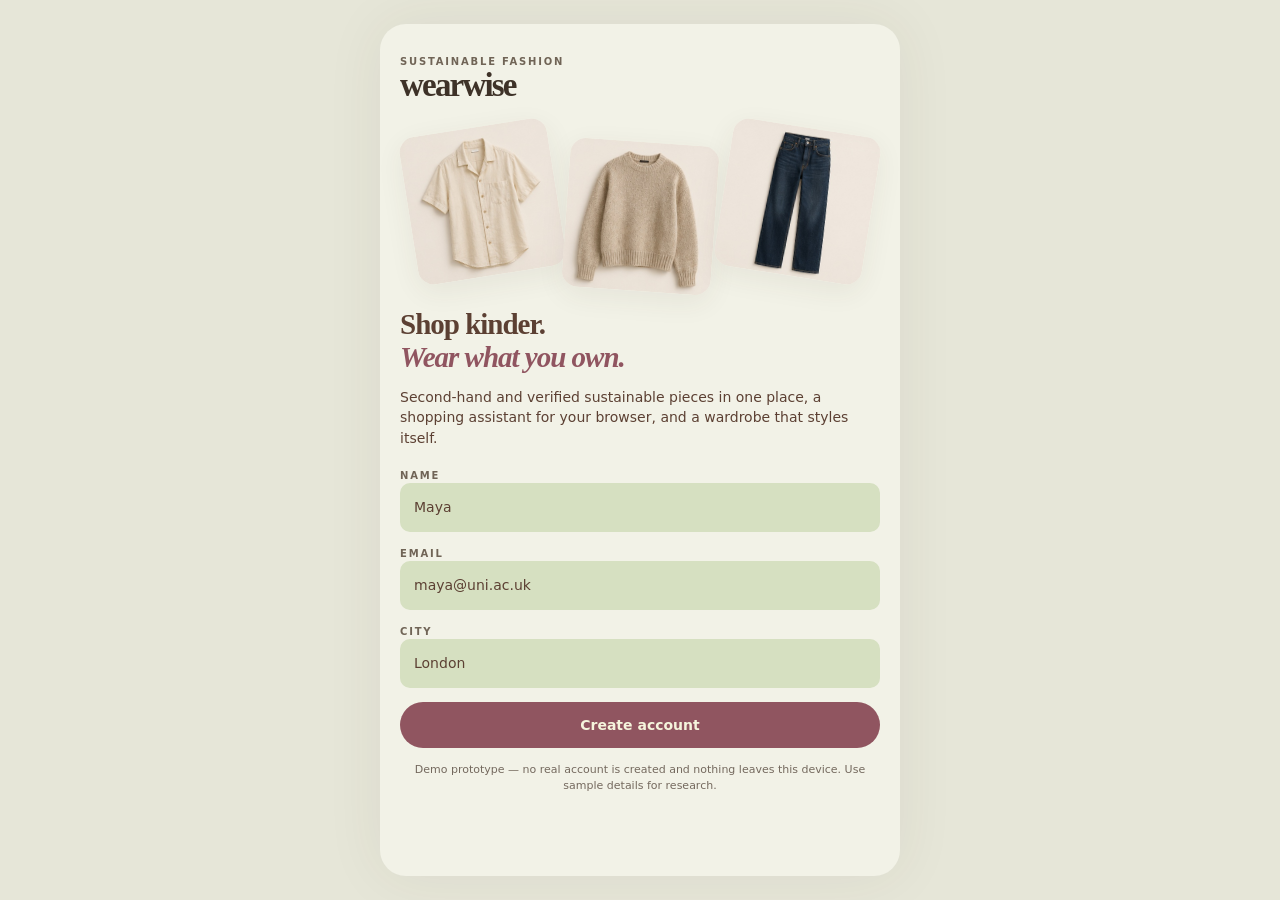
<file: index.html>
<!doctype html><html lang="en-GB"><head><meta charset="utf-8"><meta name="viewport" content="width=device-width, initial-scale=1, viewport-fit=cover"><meta name="theme-color" content="#F2F2E7"><title>wearwise — Sustainable fashion</title><link rel="stylesheet" href="styles.css"></head><body><div id="app"></div><div id="overlay"></div><div id="toast" role="status" aria-live="polite"></div><script src="app.js"></script></body></html>
</file>
<file: styles.css>
:root{--bg:#F2F2E7;--cream:#F5F5DC;--ink:#5C4033;--plum:#905560;--green:#526D1B;--sage:#D6E0C1;--orange:#CC5500;--line:#dcded0;--paper:#fffdf8;--shadow:0 8px 28px #45372512;--font:system-ui,-apple-system,BlinkMacSystemFont,"Segoe UI",sans-serif;color-scheme:light}*{box-sizing:border-box}body{margin:0;background:#e6e6d8;font-family:var(--font);color:var(--ink);font-size:14px;line-height:1.5}button,input,select{font:inherit;color:inherit}button{cursor:pointer;border:0;background:none}button:focus-visible,input:focus-visible,select:focus-visible,a:focus-visible{outline:3px solid var(--orange);outline-offset:3px}button[disabled]{opacity:.5;cursor:not-allowed}button{touch-action:manipulation}a{color:var(--green)}h1,h2,h3,p{margin:0}h1,h2,h3{font-family:Georgia,'Times New Roman',serif;line-height:1.14;font-weight:700;letter-spacing:-.035em}h1{font-size:32px}h2{font-size:23px}h3{font-size:18px}p{line-height:1.45}.shell{max-width:520px;min-height:100dvh;margin:auto;background:var(--bg);position:relative;box-shadow:0 0 60px #44362a12}.screen{padding:24px 20px 112px;min-height:100dvh}.screen.no-nav{padding-bottom:40px}.top{display:flex;justify-content:space-between;align-items:center;gap:12px;margin-bottom:20px}.eyebrow{font-size:10px;letter-spacing:.18em;text-transform:uppercase;color:#706456;font-weight:650}.brand{font:bold 33px/1 Georgia,serif;color:#3e3228;letter-spacing:-1.8px}.avatar{border-radius:50%;width:42px;height:42px;background:var(--plum);color:var(--cream);display:grid;place-items:center;font:20px Georgia,serif}.icon{width:20px;height:20px;flex:none;vertical-align:middle;stroke:currentColor;fill:none;stroke-width:1.8;stroke-linecap:round;stroke-linejoin:round}.icon-btn{width:42px;height:42px;display:grid;place-items:center;background:var(--cream);border:1px solid var(--line);border-radius:50%;flex:none}.hero{margin:12px 0 20px}.hero h1{font-size:29px;letter-spacing:-1px}.italic{font-family:Georgia,serif;font-style:italic;color:var(--plum)}.muted{color:#716657;font-size:12px}.small{font-size:12px}.search{display:flex;align-items:center;background:var(--sage);padding:4px 8px 4px 14px;border-radius:24px;gap:10px;margin-bottom:22px}.search input{width:100%;min-width:0;border:0;background:none;padding:10px 0;outline:none}.search .icon-btn{width:34px;height:34px;background:var(--cream);border:0}.row{display:flex;align-items:center;gap:10px}.between{display:flex;align-items:center;justify-content:space-between;gap:10px}.chips{display:flex;gap:7px;flex-wrap:wrap}.chips.scroll{overflow:auto;flex-wrap:nowrap;scrollbar-width:none;margin:10px 0 16px}.chip{white-space:nowrap;background:var(--cream);border:1px solid #e0e1ca;border-radius:100px;padding:9px 13px;font-size:12px;font-weight:650;line-height:1.1;min-height:36px}.chip.on{color:var(--cream);background:var(--green);border-color:var(--green)}.chip.plum.on{background:var(--plum);border-color:var(--plum)}.btn{background:var(--plum);color:var(--cream);border-radius:100px;padding:13px 18px;min-height:46px;font-weight:700;display:inline-flex;align-items:center;justify-content:center;gap:7px;text-align:center;line-height:1.2}.btn.full{width:100%}.btn.secondary{background:var(--cream);border:1px solid var(--line);color:var(--ink)}.btn.green{background:var(--green)}.btn.smallbtn{min-height:36px;padding:9px 14px;font-size:12px}.btn:active,.chip:active,.icon-btn:active{transform:scale(.98)}.nav{position:fixed;bottom:max(12px,env(safe-area-inset-bottom));left:50%;transform:translateX(-50%);width:min(calc(100% - 24px),496px);display:grid;grid-template-columns:repeat(5,1fr);background:var(--cream);border:1px solid #fff;border-radius:40px;padding:5px;box-shadow:0 5px 30px #493e3033;z-index:15}.nav button{display:flex;flex-direction:column;align-items:center;justify-content:center;gap:3px;border-radius:26px;min-height:53px;font-size:10px;font-weight:750;color:#403b29}.nav button.active{background:#e6e1ce;color:var(--plum)}.nav .icon{width:23px;height:23px}.section-head{margin:20px 0 12px}.grid{display:grid;grid-template-columns:repeat(2,minmax(0,1fr));gap:12px}.product-card{background:var(--cream);border:1px solid #e1e2cf;border-radius:15px;overflow:hidden;position:relative;box-shadow:0 3px 10px #392b1710}.product-card .photo{width:100%;aspect-ratio:1/1.07;display:block;object-fit:cover;background:#e9e1d5}.card-hit{display:block;text-align:left;width:100%;padding:0}.product-card .info{padding:11px 10px 13px;min-height:119px}.product-card h3{font-size:17px;margin:3px 0 4px;line-height:1.15}.product-card .meta{font-size:11px;color:#726b5a}.price{font-weight:800;color:#49352a}.was{text-decoration:line-through;font-size:.83em;color:#7e766a;font-weight:500;margin-left:5px}.tag{display:inline-flex;align-items:center;gap:4px;font-size:9px;font-weight:800;text-transform:uppercase;letter-spacing:.06em;background:var(--green);color:var(--cream);padding:4px 7px;border-radius:20px;white-space:nowrap}.tag.orange{background:var(--orange);color:white}.badge-stack{position:absolute;top:9px;left:9px;display:flex;flex-direction:column;align-items:flex-start;gap:4px;pointer-events:none}.heart{position:absolute;top:8px;right:8px;z-index:2;width:34px;height:34px;border-radius:50%;background:#f9f9edec;display:grid;place-items:center;border:1px solid #e1dace}.heart.saved{color:var(--plum)}.heart.saved .icon{fill:var(--plum)}.heart .icon{width:17px;height:17px}.listcard{display:flex;position:relative;border-radius:15px;overflow:hidden;background:var(--cream);border:1px solid var(--line);min-height:130px;margin:10px 0}.listcard .card-hit{display:grid;grid-template-columns:37% 1fr}.listcard img{width:100%;height:100%;object-fit:cover;min-height:130px}.listcard .info{padding:14px 34px 12px 12px}.listcard h3{font-size:19px;margin:6px 0}.listcard .heart{background:none;border:0}.panel{background:var(--cream);border-radius:16px;padding:16px;margin:12px 0;border:1px solid #e5e6d2}.panel.sage{background:var(--sage);border-color:transparent}.panel.plum{background:var(--plum);color:var(--cream);border-color:transparent}.panel.white{background:var(--paper);border-color:#e7e5db}.panel h3{margin-bottom:7px}.empty{padding:45px 20px;text-align:center;background:var(--cream);border:1px dashed #b6bca6;border-radius:18px;margin:18px 0}.empty .icon{width:38px;height:38px;color:var(--green);margin-bottom:12px}.empty p{margin:10px 0 16px}.bar-title{display:flex;align-items:center;gap:12px;margin-bottom:18px}.bar-title h2{flex:1;text-align:center}.product-hero{position:relative;border-radius:18px;overflow:hidden;background:#e9e1d5}.product-hero img{display:block;width:100%;aspect-ratio:1/1;object-fit:cover}.detail-meta{margin-top:17px}.detail-meta h1{font-size:31px;margin:5px 0 4px}.detail-meta .bigprice{font:700 28px Georgia,serif}.buyrow{display:flex;gap:10px;margin:16px 0}.buyrow .btn:first-child{flex:1}.facts{display:grid;grid-template-columns:1fr 1fr;gap:10px;margin:14px 0}.fact{padding:12px;background:var(--cream);border-radius:12px}.fact .icon{color:var(--green);width:18px;height:18px}.fact p{font-weight:650}.rating{border:1px solid var(--green);background:var(--cream)}.rating .dots{color:var(--green);font-size:16px;letter-spacing:2px}.field{display:block;margin:14px 0}.field span{display:block;margin-bottom:6px}.field input,.field select{width:100%;background:var(--sage);border:1px solid transparent;border-radius:10px;padding:13px}.field input[type=file]{padding:10px}.signup-art{height:158px;display:flex;align-items:center;justify-content:center;gap:9px;margin:15px 0 28px}.signup-art img{width:31%;aspect-ratio:1;object-fit:cover;border-radius:16px;box-shadow:var(--shadow)}.signup-art img:first-child{transform:rotate(-9deg)}.signup-art img:nth-child(2){transform:translateY(15px) rotate(4deg)}.signup-art img:last-child{transform:rotate(9deg)}.steps{display:flex;justify-content:center;gap:5px;margin:4px auto 22px}.steps span{width:26px;height:4px;border-radius:4px;background:#dfe0cd}.steps .on{background:var(--plum)}.pref-card{padding:15px;background:var(--cream);border-radius:13px;margin:9px 0}.pref-head{display:flex;gap:10px;align-items:flex-start}.pref-head .icon{margin-top:3px;width:19px}.pref-head>div{flex:1}.pref-head strong{display:block;margin-bottom:3px}.switch{width:46px;height:26px;border-radius:20px;background:#d5dfbf;border:1px solid #cbd5b8;position:relative;flex:none;padding:0}.switch:after{content:"";position:absolute;left:3px;top:3px;width:18px;height:18px;border-radius:50%;background:var(--cream);box-shadow:0 1px 3px #0002;transition:transform .18s}.switch.on{background:var(--plum);border-color:var(--plum)}.switch.on:after{transform:translateX(20px)}.pref-explain{background:var(--sage);padding:12px;border-radius:10px;font-size:12px;margin-top:12px}.pref-card .chips{margin-top:12px}.style-grid{display:grid;grid-template-columns:1fr 1fr;gap:9px;margin:18px 0}.style-choice{border:1px solid var(--line);border-radius:12px;background:var(--cream);min-height:58px;display:flex;align-items:center;justify-content:space-between;text-align:left;padding:12px;font-weight:650}.style-choice.on{background:var(--green);color:var(--cream)}.style-choice .icon{width:17px}.wardrobe-card{background:var(--cream);border:1px solid var(--line);border-radius:14px;padding:9px;text-align:left}.wardrobe-card img{display:block;width:100%;aspect-ratio:1/1;object-fit:cover;border-radius:10px;margin-bottom:7px}.wardrobe-card strong{font-size:13px;display:block}.wardrobe-card small{font-size:11px;color:#776d5c}.outfit-card{border-radius:17px;background:var(--paper);border:1px solid #e1e1d8;padding:11px;margin-top:13px;box-shadow:var(--shadow);touch-action:pan-y}.collage{display:grid;grid-template-columns:1fr 1fr;gap:8px}.collage img{width:100%;aspect-ratio:1.5;object-fit:contain;background:#f1ebe2;border-radius:10px}.collage img:first-child{grid-column:1/-1;aspect-ratio:1.65}.outfit-card h2{margin:12px 0 4px}.outfit-tags{display:flex;flex-wrap:wrap;gap:5px;margin:10px 0}.outfit-tags span{background:var(--cream);color:var(--green);font-weight:750;font-size:10px;letter-spacing:.05em;padding:3px 7px;border-radius:12px;text-transform:uppercase}.swipe-actions{display:flex;justify-content:center;gap:22px;margin:16px 0}.swipe-actions button{width:55px;height:55px;border-radius:50%;display:grid;place-items:center;background:var(--cream);border:1px solid var(--line)}.swipe-actions button:last-child{background:var(--plum);color:var(--cream);border-color:var(--plum)}.swipe-actions .icon{width:25px;height:25px}.weather{display:flex;gap:12px;align-items:flex-start}.weather .icon{width:32px;height:32px;border-radius:50%;padding:5px;background:#ffffff20}.weather h3{color:var(--cream);font-size:18px}.weather .eyebrow{color:var(--cream);opacity:.88}.weather p{font-size:11px;opacity:.95}.modal-backdrop{position:fixed;inset:0;background:#352f285c;z-index:50;display:flex;justify-content:center;align-items:flex-end;padding:12px}.modal{width:min(100%,496px);background:var(--bg);border-radius:21px;box-shadow:0 10px 60px #342b2c4d;max-height:92dvh;display:flex;flex-direction:column;overflow:hidden}.modal header{padding:18px 20px 12px;display:flex;align-items:center;justify-content:space-between}.modal header h2{flex:1}.modal .modal-body{overflow:auto;padding:6px 20px 20px}.modal footer{padding:12px 20px 20px;border-top:1px solid #e2e2d4;background:var(--bg)}.filter-section{margin:15px 0}.filter-section .eyebrow{margin-bottom:8px}.filter-section input[type=range]{width:100%;accent-color:var(--green);margin:10px 0}.filter-toggle{display:flex;align-items:center;justify-content:space-between;gap:8px;margin:12px 0}.filter-toggle strong{display:block}.toast{position:fixed;bottom:92px;left:50%;transform:translateX(-50%);background:var(--orange);color:white;font-weight:650;padding:11px 18px;border-radius:30px;z-index:80;max-width:90vw;text-align:center;box-shadow:var(--shadow)}.linkrow{padding:14px 0;display:flex;align-items:center;gap:10px;width:100%;text-align:left;border-bottom:1px solid #e0e2cc}.linkrow:last-child{border:0}.linkrow div{flex:1}.linkrow strong{display:block}.profile-info{display:flex;gap:10px;align-items:center;margin:16px 0}.profile-info>div:nth-child(2){flex:1}.counter{background:var(--cream);border-radius:10px;text-align:center;padding:6px 10px;font-size:10px;text-transform:uppercase}.counter strong{font-family:Georgia,serif;font-size:22px;display:block}.shop-preview{position:relative;background:#fff;border-radius:14px;overflow:hidden;border:1px solid #dfded6;margin:15px 0;color:#392e26}.urlbar{display:flex;align-items:center;justify-content:space-between;background:var(--cream);padding:9px;font-size:10px;color:#666}.retailer{padding:13px}.retailer h2{font:700 15px var(--font);letter-spacing:.22em;margin-bottom:10px}.retailer img{display:block;width:100%;aspect-ratio:1/1.1;object-fit:cover;border-radius:3px}.retailer .retail-btn{background:#4c3225;color:white;letter-spacing:.12em;font-size:11px;padding:12px 25px;margin-top:9px}.notification-card{position:absolute;right:8px;top:43px;width:min(66%,270px);border:1px solid var(--plum);background:var(--bg);border-radius:12px;padding:10px;box-shadow:0 7px 22px #2d201d38;z-index:2}.notification-card .brand{font-size:18px;letter-spacing:-.5px}.notification-card .thumb{height:66px;width:63px;object-fit:cover;border-radius:7px;flex:none}.notification-card .why{font-size:11px;color:var(--green);margin:8px 0}.notification-card .btn{width:100%;padding:9px;min-height:36px;font-size:12px}.lockscreen{background:var(--plum);color:var(--cream);border-radius:24px;padding:28px 15px 52px;text-align:center;margin:15px 0}.lockscreen .time{font:700 66px Georgia,serif}.lockscreen .alert{margin-top:25px;background:var(--bg);padding:14px;text-align:left;border-radius:14px;color:var(--ink);width:100%;box-shadow:var(--shadow)}.upload{display:grid;place-items:center;min-height:205px;border:2px dashed #b6bda5;border-radius:16px;background:var(--cream);text-align:center;position:relative;overflow:hidden;margin:14px 0;padding:20px}.upload img{width:100%;max-height:220px;object-fit:contain;border-radius:9px}.upload .icon{height:40px;width:40px;color:var(--green)}.upload input{position:absolute;inset:0;opacity:0;cursor:pointer}.upload:focus-within{outline:3px solid var(--orange)}.center{text-align:center}.spacer{height:12px}.notice{font-size:11px;text-align:center;color:#74695e;margin-top:14px}.backlink{display:flex;align-items:center;gap:6px;font-weight:650;padding:0 0 12px}.inline-link{color:var(--green);text-decoration:underline;font-weight:650}.source-note{font-size:11px;line-height:1.4;padding:9px 0;color:#75685c}.mobile-only{display:block}@media(min-width:650px){.shell{margin:24px auto;min-height:calc(100dvh - 48px);border-radius:26px;overflow:hidden}.screen{min-height:calc(100dvh - 48px);padding-top:30px}.nav{bottom:24px}.modal-backdrop{align-items:center}.modal{max-height:88dvh}}@media(max-width:360px){.screen{padding-left:13px;padding-right:13px}.grid{gap:8px}.product-card h3{font-size:15px}.tag{font-size:8px}.heart{width:29px;height:29px}.nav button{font-size:9px}.nav .icon{width:20px}.notification-card{width:68%}}@media(prefers-reduced-motion:reduce){*{scroll-behavior:auto!important;transition:none!important;animation:none!important}}
/* Contrast and focus refinements for research participants. */
.panel.plum .eyebrow{color:var(--cream);opacity:.93}.listcard .badge-stack{display:none}.listcard .info .icon{width:13px;height:13px;color:var(--green)}.source-note{border-top:1px solid var(--line);margin-top:16px}.product-card .meta{line-height:1.45}.modal .inline-link{padding:6px 0}.screen a:focus-visible{outline:3px solid var(--orange)}
</file>
